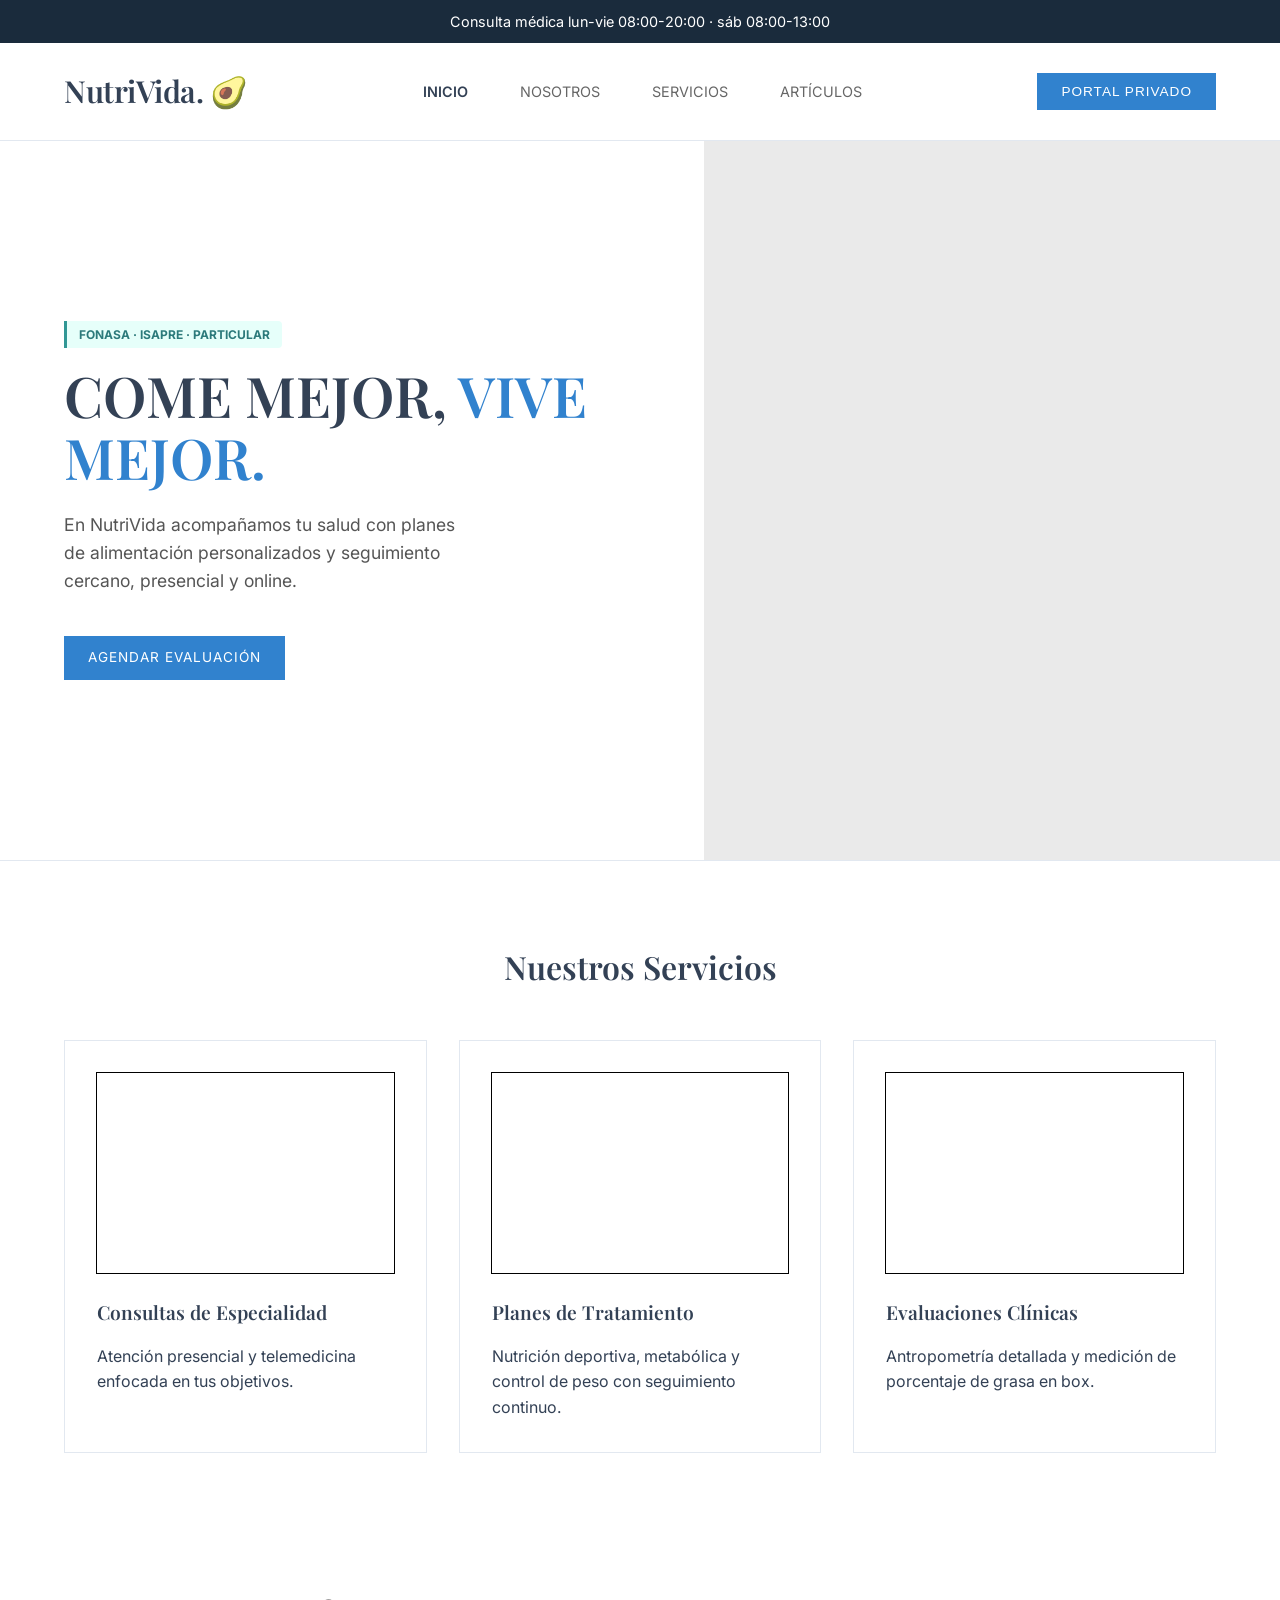
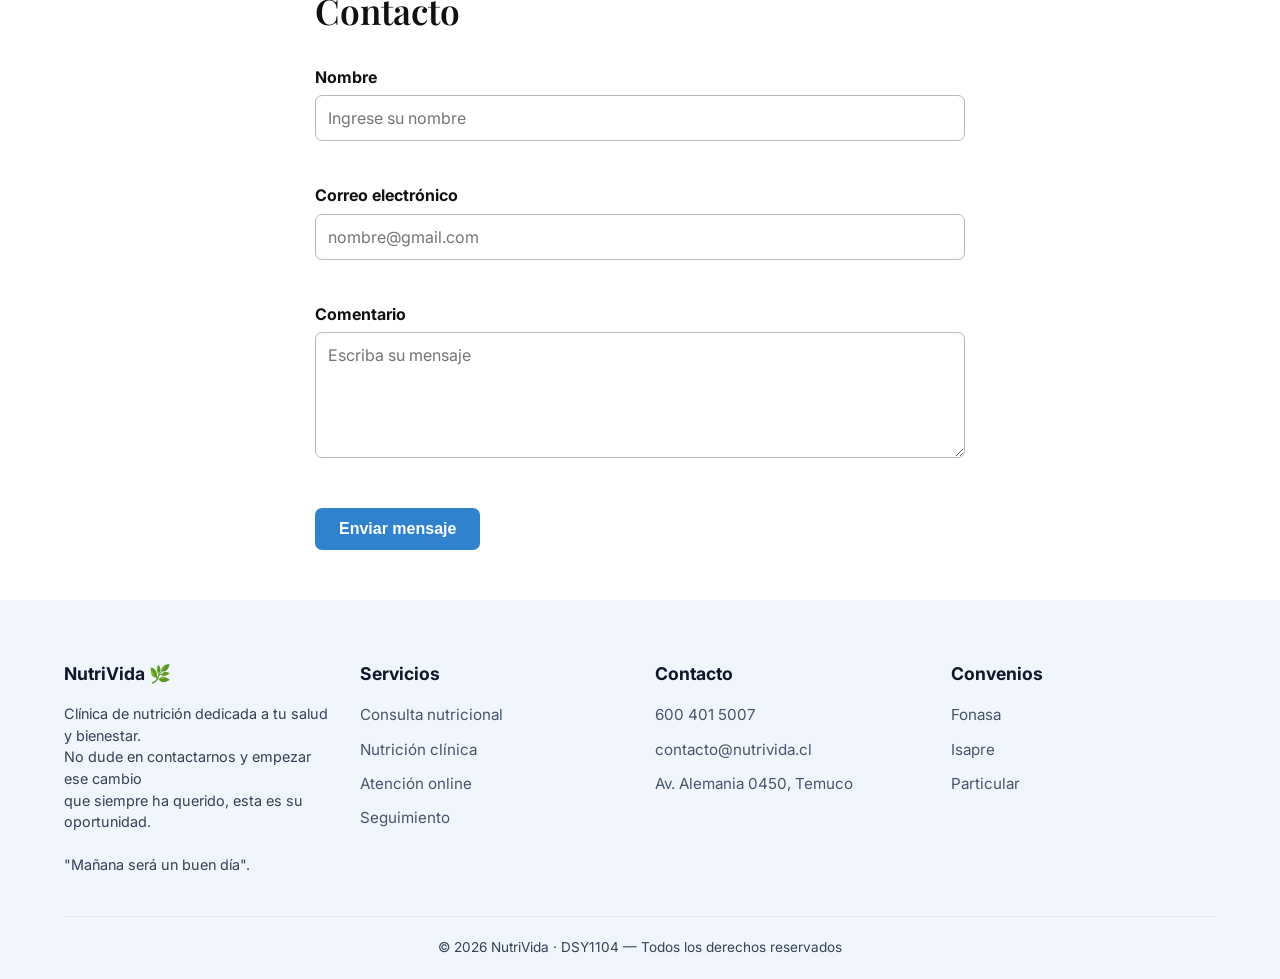
<file: index.html>
<!DOCTYPE html>
<html lang="es">
<head>
    <meta charset="UTF-8">
    <meta name="viewport" content="width=device-width, initial-scale=1.0">
    <title>NutriVida Digital | Clínica Nutricional</title>

    <link rel="stylesheet" href="assets/css/estilos.css">
    <link href="https://fonts.googleapis.com/css2?family=Inter:wght@300;400;600&family=Playfair+Display:wght@600&display=swap" rel="stylesheet">
</head>
<body>
    <div class="top-bar">
        <p>Consulta médica lun-vie 08:00-20:00 · sáb 08:00-13:00</p>
    </div>
    <header class="navbar">
        <div class="logo">NutriVida. 🥑</div>
        <nav>
            <a href="./index.html" class="active">INICIO</a>
            <a href="./nosotros.html">NOSOTROS</a>
            <a href="./participar.html">SERVICIOS</a>
            <a href="./noticias.html">ARTÍCULOS</a>
        </nav>
        <button class="btn-primary" onclick="mostrarLogin()">Portal Privado</button>
    </header>

    <section class="hero">
        <div class="hero-content">
            <span class="tag-convenios">FONASA · ISAPRE · PARTICULAR</span>
            <h1>COME MEJOR, <span class="texto-azul">VIVE MEJOR.</span></h1>
            <p>En NutriVida acompañamos tu salud con planes de alimentación personalizados y seguimiento cercano, presencial y online.</p>
            
            <a href="./participar.html" class="btn-solid">Agendar Evaluación</a>
        </div>
        
        <div class="hero-image" style="background-image: url('https://images.unsplash.com/photo-1490645935967-10de6ba17061?q=80&w=2053&auto=format&fit=crop');"></div>
    </section>

    <section class="services">
        <h2 class="section-title">Nuestros Servicios</h2>
        <div class="grid">
            <div class="card">
                <!-- Fotografía para la tarjeta -->
                <div class="card-img" style="background-image: url('https://images.unsplash.com/photo-1758691462743-f9fc9e430d39?q=80&w=1332&auto=format&fit=crop&ixlib=rb-4.1.0&ixid=M3wxMjA3fDB8MHxwaG90by1wYWdlfHx8fGVufDB8fHx8fA%3D%3D');"></div>
                <h3>Consultas de Especialidad</h3>
                <p>Atención presencial y telemedicina enfocada en tus objetivos.</p>
            </div>
            <div class="card">
                <!-- Fotografía para la tarjeta -->
                <div class="card-img" style="background-image: url('https://images.unsplash.com/photo-1556817411-31ae72fa3ea0?q=80&w=1170&auto=format&fit=crop&ixlib=rb-4.1.0&ixid=M3wxMjA3fDB8MHxwaG90by1wYWdlfHx8fGVufDB8fHx8fA%3D%3D');"></div>
                <h3>Planes de Tratamiento</h3>
                <p>Nutrición deportiva, metabólica y control de peso con seguimiento continuo.</p>
            </div>
            <div class="card">
                <!-- Fotografía para la tarjeta -->
                <div class="card-img" style="background-image: url('https://images.unsplash.com/photo-1758691461990-03b49d969495?q=80&w=1332&auto=format&fit=crop&ixlib=rb-4.1.0&ixid=M3wxMjA3fDB8MHxwaG90by1wYWdlfHx8fGVufDB8fHx8fA%3D%3D');"></div>
                <h3>Evaluaciones Clínicas</h3>
                <p>Antropometría detallada y medición de porcentaje de grasa en box.</p>
            </div>
        </div>
    </section>

    <!-- ========================================== -->
    <!-- SECCIÓN DE CONTACTO -->
    <!-- ========================================== -->
    <section class="formulario-contenedor">
        <h2 style="font-family: 'Playfair Display', serif; font-size: 2.2rem; margin-bottom: 25px; color: #111;">Contacto</h2>
        
        <form id="form-contacto" novalidate>
            <div class="campo">
                <label for="nombre-contacto">Nombre</label>
                <input type="text" id="nombre-contacto" maxlength="100" placeholder="Ingrese su nombre">
                <small id="error-nombre-contacto" class="error"></small>
            </div>

            <div class="campo">
                <label for="correo-contacto">Correo electrónico</label>
                <input type="email" id="correo-contacto" maxlength="100" placeholder="nombre@gmail.com">
                <small id="error-correo-contacto" class="error"></small>
            </div>

            <div class="campo">
                <label for="comentario-contacto">Comentario</label>
                <textarea id="comentario-contacto" maxlength="500" rows="5" placeholder="Escriba su mensaje"></textarea>
                <small id="error-comentario-contacto" class="error"></small>
            </div>

            <button type="submit" style="background-color: #3182ce; color: white; border: none; padding: 12px 24px; border-radius: 7px; font-weight: bold; cursor: pointer; font-size: 1rem;">Enviar mensaje</button>
            <p id="mensaje-contacto" class="mensaje"></p>
        </form>
    </section>


    <!-- Modal de Inicio de Sesión -->
<div id="modal-login" style="display:none; position:fixed; top:0; left:0; width:100%; height:100%; background:rgba(0,0,0,0.6); z-index: 1000; justify-content:center; align-items:center;">
    <div style="background:#fff; padding:2.5rem; border-radius:8px; width:350px; text-align: center;">
        <h2 style="font-family: 'Playfair Display', serif; margin-bottom: 1.5rem;">INICIO DE SESIÓN</h2>
        
        <input type="email" id="correo-login" placeholder="nombre@correo.cl" style="width:100%; margin-bottom:15px; padding:10px; border:1px solid #ccc;">
        
        <input type="password" id="pass-login" placeholder="Contraseña" style="width:100%; margin-bottom:20px; padding:10px; border:1px solid #ccc;">
        
        <button onclick="validarUsuario()" style="width:100%; padding:10px; background:#2C7A7B; color:white; border:none; cursor:pointer; margin-bottom:10px; font-weight: bold;">INGRESAR</button>
        <button onclick="cerrarLogin()" style="width:100%; padding:10px; background:transparent; border:1px solid #ccc; cursor:pointer;">CANCELAR</button>
    </div>
</div>

    <footer class="footer">
        <div class="footer-grid">
            <!-- Columna 1 -->
            <div class="footer-col">
                <div class="logo-container">
                    <div class="texto-logo">
                        <h4><span class="marca">NutriVida 🌿</span></h4>
                    </div>
                </div>
                <p style="margin-top: 15px; font-size: 0.9rem; line-height: 1.5;">
        Clínica de nutrición dedicada a tu salud y bienestar.<br>
        No dude en contactarnos y empezar ese cambio <br>que siempre ha querido, esta es su oportunidad.<br><br>
        "Mañana será un buen día".
    </p>
            </div>
            
            <!-- Columna 2 -->
            <div class="footer-col">
                <h4>Servicios</h4>
                <ul>
                    <li><a href="#">Consulta nutricional</a></li>
                    <li><a href="#">Nutrición clínica</a></li>
                    <li><a href="#">Atención online</a></li>
                    <li><a href="#">Seguimiento</a></li>
                </ul>
            </div>
            
            <!-- Columna 3 -->
            <div class="footer-col">
                <h4>Contacto</h4>
                <ul>
                    <li>600 401 5007</li>
                    <li>contacto@nutrivida.cl</li>
                    <li>Av. Alemania 0450, Temuco</li>
                </ul>
            </div>
            
            <!-- Columna 4 -->
            <div class="footer-col">
                <h4>Convenios</h4>
                <ul>
                    <li>Fonasa</li>
                    <li>Isapre</li>
                    <li>Particular</li>
                </ul>
            </div>
        </div>
        
        <div class="footer-bottom">
            <p>© 2026 NutriVida · DSY1104 — Todos los derechos reservados</p>
        </div>
    </footer>

    <!-- Aquí conectamos el JavaScript -->
    <script src="assets/js/app.js"></script>

</body>
</html>
</file>
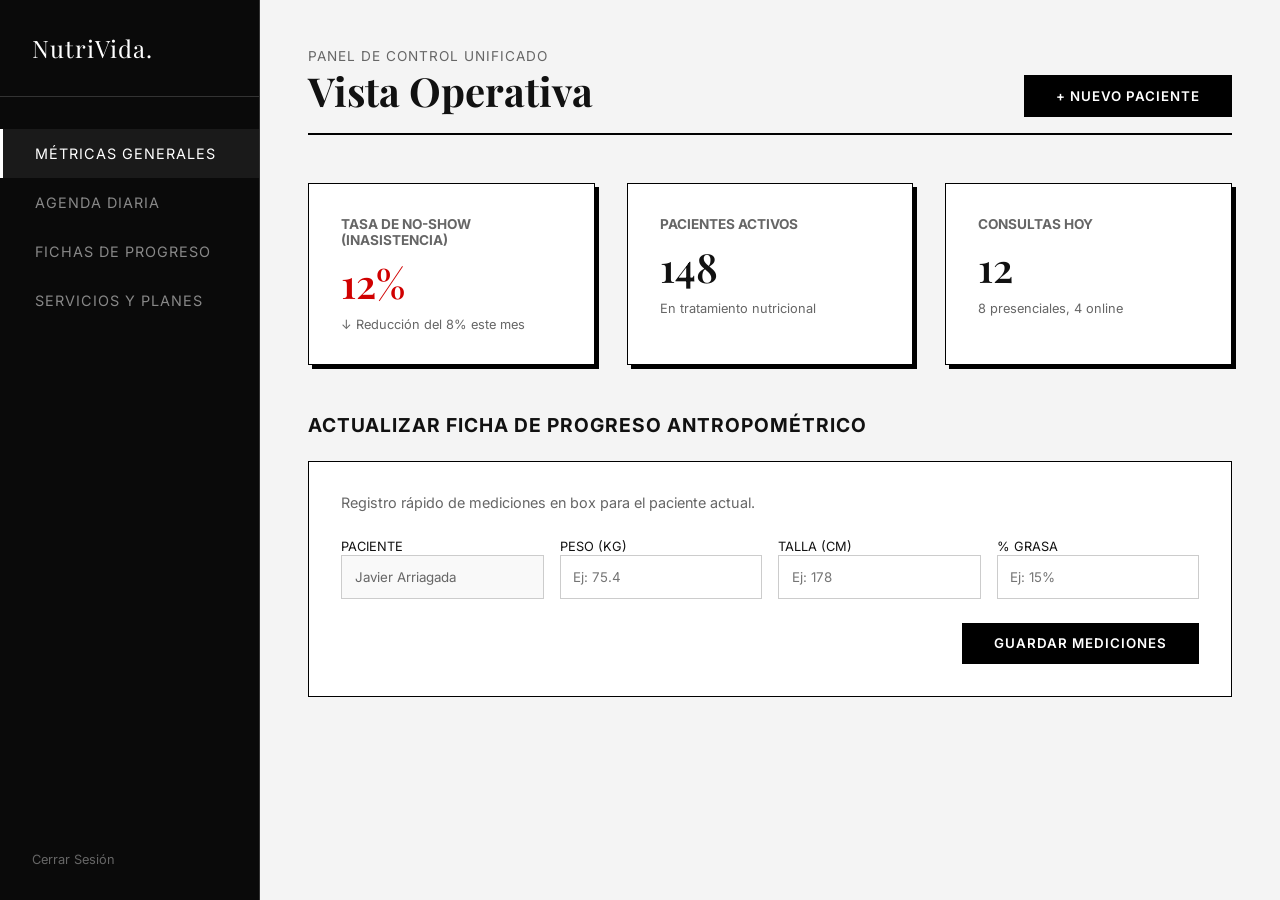
<file: admin.html>
<!DOCTYPE html>
<html lang="es">
<head>
    <meta charset="UTF-8">
    <meta name="viewport" content="width=device-width, initial-scale=1.0">
    <title>Panel de Administración | NutriVida</title>
    <link href="https://fonts.googleapis.com/css2?family=Inter:wght@300;400;600&family=Playfair+Display:wght@600&display=swap" rel="stylesheet">
    <style>
        /* Estilos Boxy y Monocromáticos para el Dashboard */
        :root {
            --dark-bg: #0a0a0a;
            --dark-surface: #1a1a1a;
            --text-light: #ffffff;
            --text-muted: #888888;
            --border-dark: #333333;
        }

        * { margin: 0; padding: 0; box-sizing: border-box; font-family: 'Inter', sans-serif; }
        
        body { display: flex; height: 100vh; background-color: #f4f4f4; color: #111; }

        /* Barra lateral oscura y elegante */
        .sidebar {
            width: 260px;
            background-color: var(--dark-bg);
            color: var(--text-light);
            display: flex;
            flex-direction: column;
            border-right: 1px solid var(--border-dark);
        }

        .sidebar-header {
            padding: 2rem;
            font-family: 'Playfair Display', serif;
            font-size: 1.5rem;
            border-bottom: 1px solid var(--border-dark);
            letter-spacing: 1px;
        }

        .nav-links {
            display: flex;
            flex-direction: column;
            flex: 1;
            padding: 2rem 0;
        }

        .nav-links a {
            color: var(--text-muted);
            text-decoration: none;
            padding: 1rem 2rem;
            font-size: 0.9rem;
            text-transform: uppercase;
            letter-spacing: 1px;
            border-left: 3px solid transparent;
            transition: 0.2s;
        }

        .nav-links a:hover, .nav-links a.active {
            color: var(--text-light);
            background-color: var(--dark-surface);
            border-left: 3px solid var(--text-light);
        }

        /* Contenido principal */
        .main-content {
            flex: 1;
            padding: 3rem;
            overflow-y: auto;
        }

        .dashboard-header {
            display: flex;
            justify-content: space-between;
            align-items: flex-end;
            margin-bottom: 3rem;
            border-bottom: 2px solid #000;
            padding-bottom: 1rem;
        }

        .dashboard-header h1 {
            font-family: 'Playfair Display', serif;
            font-size: 2.5rem;
        }

        /* Tarjetas de Métricas (Requisito Admin) */
        .metrics-grid {
            display: grid;
            grid-template-columns: repeat(3, 1fr);
            gap: 2rem;
            margin-bottom: 3rem;
        }

        .metric-card {
            background: #fff;
            padding: 2rem;
            border: 1px solid #000; /* Borde Boxy */
            box-shadow: 4px 4px 0px #000; /* Sombra sólida estilo brutalista/boxy */
        }

        .metric-card h3 {
            font-size: 0.85rem;
            text-transform: uppercase;
            color: #666;
            margin-bottom: 0.5rem;
        }

        .metric-card .value {
            font-size: 2.5rem;
            font-weight: 600;
            font-family: 'Playfair Display', serif;
        }

        /* Formularios y Tablas (Requisito Nutricionista) */
        .section-title {
            font-size: 1.2rem;
            text-transform: uppercase;
            margin-bottom: 1.5rem;
            letter-spacing: 1px;
        }

        .data-panel {
            background: #fff;
            border: 1px solid #000;
            padding: 2rem;
        }

        .form-row {
            display: grid;
            grid-template-columns: repeat(4, 1fr);
            gap: 1rem;
            margin-bottom: 1.5rem;
        }

        input {
            width: 100%;
            padding: 0.8rem;
            border: 1px solid #ccc;
            outline: none;
            font-family: 'Inter', sans-serif;
            border-radius: 0; /* Estilos cuadrados */
        }

        input:focus {
            border-color: #000;
        }

        .btn-black {
            background-color: #000;
            color: #fff;
            border: none;
            padding: 0.8rem 2rem;
            text-transform: uppercase;
            font-weight: 600;
            cursor: pointer;
            letter-spacing: 1px;
        }

        .btn-black:hover {
            background-color: #333;
        }
    </style>
</head>
<body>

    <aside class="sidebar">
        <div class="sidebar-header">NutriVida.</div>
        <nav class="nav-links">
            <a href="./admin.html" class="active">Métricas Generales</a>
            <a href="./agenda.html">Agenda Diaria</a>
            <a href="./fichas.html">Fichas de Progreso</a>
            <a href="#">Servicios y Planes</a>
        </nav>
        <div style="padding: 2rem;">
            <a href="./login.html" style="color: #666; text-decoration: none; font-size: 0.8rem;">Cerrar Sesión</a>
        </div>
    </aside>

    <main class="main-content">
        <header class="dashboard-header">
            <div>
                <p style="text-transform: uppercase; font-size: 0.85rem; letter-spacing: 1px; color: #666;">Panel de Control unificado</p>
                <h1>Vista Operativa</h1>
            </div>
            <button class="btn-black">+ Nuevo Paciente</button>
        </header>

        <!-- Módulo: Métricas de Gestión (Requisito ERS 1.2 Portal Administrador) -->
        <section class="metrics-grid">
            <div class="metric-card">
                <h3>Tasa de No-Show (Inasistencia)</h3>
                <div class="value" style="color: #d00000;">12%</div>
                <p style="font-size: 0.8rem; color: #666; margin-top: 0.5rem;">↓ Reducción del 8% este mes</p>
            </div>
            <div class="metric-card">
                <h3>Pacientes Activos</h3>
                <div class="value">148</div>
                <p style="font-size: 0.8rem; color: #666; margin-top: 0.5rem;">En tratamiento nutricional</p>
            </div>
            <div class="metric-card">
                <h3>Consultas Hoy</h3>
                <div class="value">12</div>
                <p style="font-size: 0.8rem; color: #666; margin-top: 0.5rem;">8 presenciales, 4 online</p>
            </div>
        </section>

        <!-- Módulo: Ficha de Progreso Digital (Requisito ERS 1.2 Portal Nutricionista) -->
        <h2 class="section-title">Actualizar Ficha de Progreso Antropométrico</h2>
        <section class="data-panel">
            <p style="color: #666; margin-bottom: 1.5rem; font-size: 0.9rem;">Registro rápido de mediciones en box para el paciente actual.</p>
            
            <div class="form-row">
                <div>
                    <label style="font-size: 0.8rem; text-transform: uppercase;">Paciente</label>
                    <input type="text" value="Javier Arriagada" readonly style="background: #f9f9f9; color: #666;">
                </div>
                <div>
                    <label style="font-size: 0.8rem; text-transform: uppercase;">Peso (kg)</label>
                    <input type="number" placeholder="Ej: 75.4">
                </div>
                <div>
                    <label style="font-size: 0.8rem; text-transform: uppercase;">Talla (cm)</label>
                    <input type="number" placeholder="Ej: 178">
                </div>
                <div>
                    <label style="font-size: 0.8rem; text-transform: uppercase;">% Grasa</label>
                    <input type="number" placeholder="Ej: 15%">
                </div>
            </div>
            
            <div style="display: flex; justify-content: flex-end; margin-top: 1rem;">
                <button class="btn-black">Guardar Mediciones</button>
            </div>
        </section>
    </main>

</body>
</html>
</file>
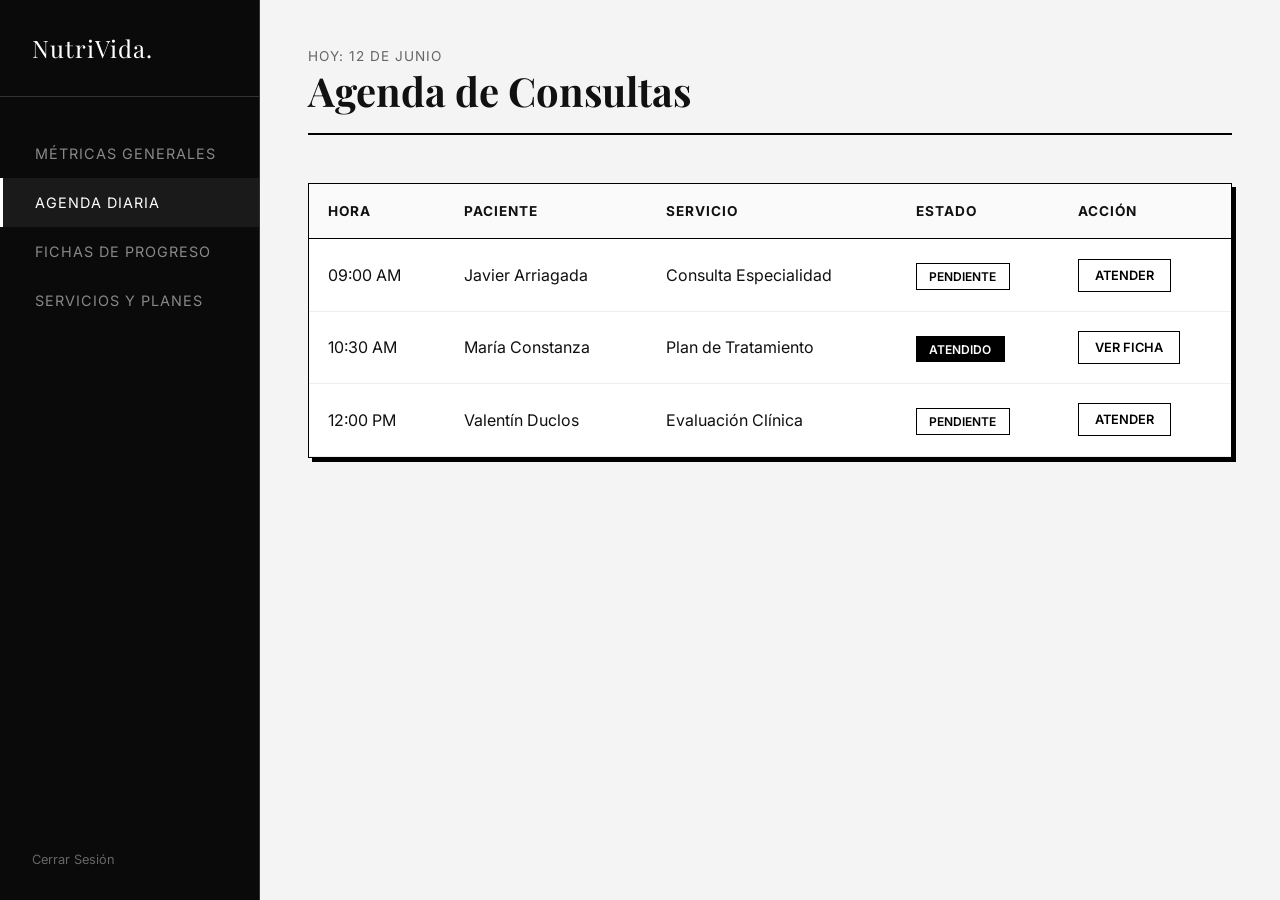
<file: agenda.html>
<!DOCTYPE html>
<html lang="es">
<head>
    <meta charset="UTF-8">
    <meta name="viewport" content="width=device-width, initial-scale=1.0">
    <title>Agenda Diaria | NutriVida</title>
    <link href="https://fonts.googleapis.com/css2?family=Inter:wght@300;400;600&family=Playfair+Display:wght@600&display=swap" rel="stylesheet">
    <style>
        :root { --dark-bg: #0a0a0a; --dark-surface: #1a1a1a; --text-light: #ffffff; --text-muted: #888888; --border-dark: #333333; }
        * { margin: 0; padding: 0; box-sizing: border-box; font-family: 'Inter', sans-serif; }
        body { display: flex; height: 100vh; background-color: #f4f4f4; color: #111; }
        
        /* Sidebar */
        .sidebar { width: 260px; background-color: var(--dark-bg); color: var(--text-light); display: flex; flex-direction: column; border-right: 1px solid var(--border-dark); }
        .sidebar-header { padding: 2rem; font-family: 'Playfair Display', serif; font-size: 1.5rem; border-bottom: 1px solid var(--border-dark); letter-spacing: 1px; }
        .nav-links { display: flex; flex-direction: column; flex: 1; padding: 2rem 0; }
        .nav-links a { color: var(--text-muted); text-decoration: none; padding: 1rem 2rem; font-size: 0.9rem; text-transform: uppercase; letter-spacing: 1px; border-left: 3px solid transparent; transition: 0.2s; }
        .nav-links a:hover, .nav-links a.active { color: var(--text-light); background-color: var(--dark-surface); border-left: 3px solid var(--text-light); }
        
        /* Main Content */
        .main-content { flex: 1; padding: 3rem; overflow-y: auto; }
        .dashboard-header { display: flex; justify-content: space-between; align-items: flex-end; margin-bottom: 3rem; border-bottom: 2px solid #000; padding-bottom: 1rem; }
        .dashboard-header h1 { font-family: 'Playfair Display', serif; font-size: 2.5rem; }
        
        /* Tablas Boxy */
        .data-panel { background: #fff; border: 1px solid #000; padding: 0; box-shadow: 4px 4px 0px #000; }
        table { width: 100%; border-collapse: collapse; }
        th, td { padding: 1.2rem; text-align: left; border-bottom: 1px solid #eee; }
        th { background-color: #fafafa; font-size: 0.85rem; text-transform: uppercase; letter-spacing: 1px; border-bottom: 1px solid #000; }
        
        .status { padding: 0.3rem 0.8rem; font-size: 0.75rem; font-weight: 600; text-transform: uppercase; border: 1px solid #000; }
        .status.pending { background-color: #fff; color: #000; }
        .status.completed { background-color: #000; color: #fff; }
        
        .btn-outline { border: 1px solid #000; background: transparent; padding: 0.5rem 1rem; cursor: pointer; font-size: 0.8rem; text-transform: uppercase; font-weight: 600; }
        .btn-outline:hover { background: #000; color: #fff; }
    </style>
</head>
<body>

    <aside class="sidebar">
        <div class="sidebar-header">NutriVida.</div>
        <nav class="nav-links">
            <a href="./admin.html">Métricas Generales</a>
            <a href="./agenda.html" class="active">Agenda Diaria</a>
            <a href="./fichas.html">Fichas de Progreso</a>
            <a href="#">Servicios y Planes</a>
        </nav>
        <div style="padding: 2rem;">
            <a href="./login.html" style="color: #666; text-decoration: none; font-size: 0.8rem;">Cerrar Sesión</a>
        </div>
    </aside>

    <main class="main-content">
        <header class="dashboard-header">
            <div>
                <p style="text-transform: uppercase; font-size: 0.85rem; letter-spacing: 1px; color: #666;">Hoy: 12 de Junio</p>
                <h1>Agenda de Consultas</h1>
            </div>
        </header>

        <section class="data-panel">
            <table>
                <thead>
                    <tr>
                        <th>Hora</th>
                        <th>Paciente</th>
                        <th>Servicio</th>
                        <th>Estado</th>
                        <th>Acción</th>
                    </tr>
                </thead>
                <tbody>
                    <tr>
                        <td>09:00 AM</td>
                        <td>Javier Arriagada</td>
                        <td>Consulta Especialidad</td>
                        <td><span class="status pending">Pendiente</span></td>
                        <td><button class="btn-outline">Atender</button></td>
                    </tr>
                    <tr>
                        <td>10:30 AM</td>
                        <td>María Constanza</td>
                        <td>Plan de Tratamiento</td>
                        <td><span class="status completed">Atendido</span></td>
                        <td><button class="btn-outline">Ver Ficha</button></td>
                    </tr>
                    <tr>
                        <td>12:00 PM</td>
                        <td>Valentín Duclos</td>
                        <td>Evaluación Clínica</td>
                        <td><span class="status pending">Pendiente</span></td>
                        <td><button class="btn-outline">Atender</button></td>
                    </tr>
                </tbody>
            </table>
        </section>
    </main>

</body>
</html>
</file>
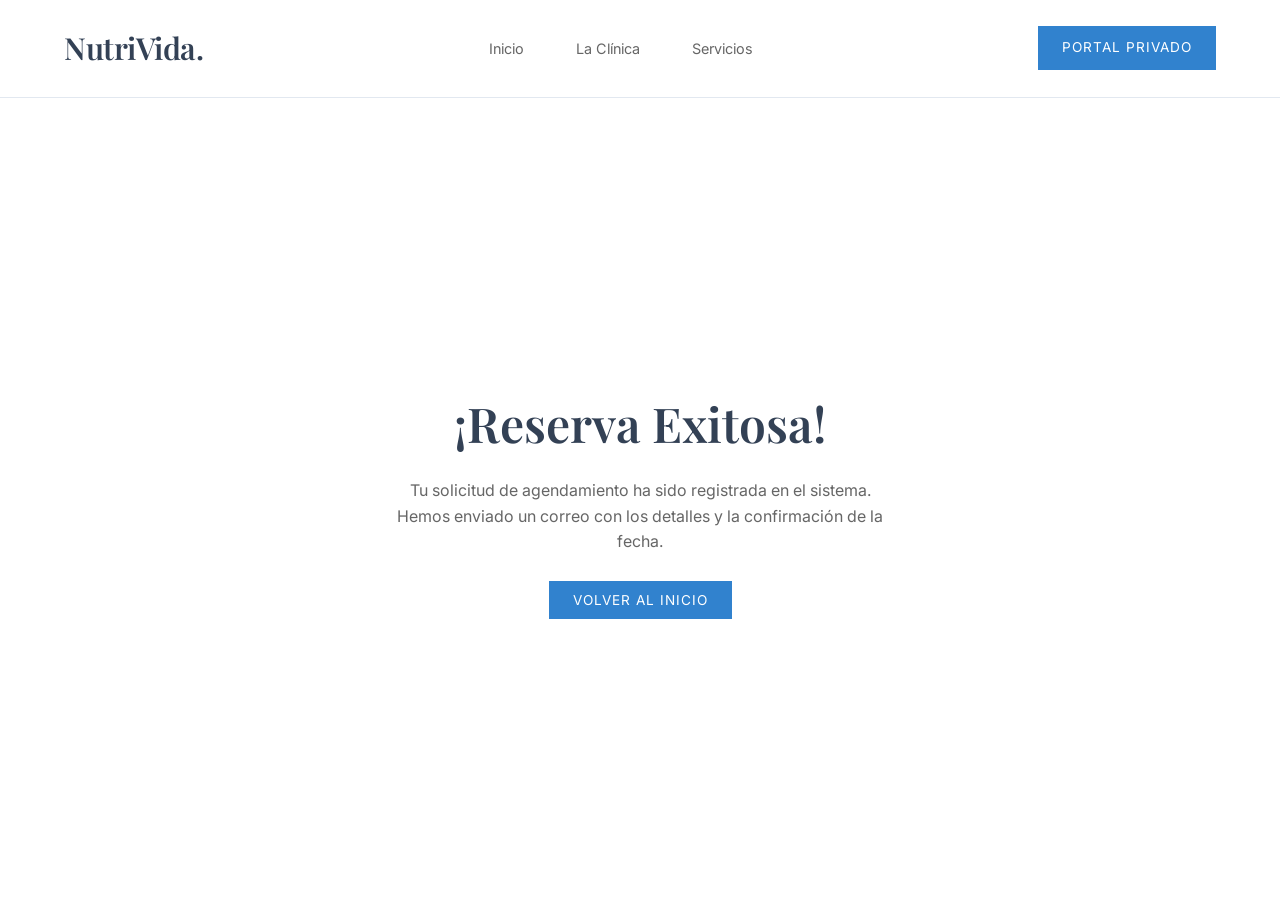
<file: confirmacion.html>
<!DOCTYPE html>
<html lang="es">
<head>
    <meta charset="UTF-8">
    <meta name="viewport" content="width=device-width, initial-scale=1.0">
    <title>Reserva Confirmada | NutriVida</title>
    <link rel="stylesheet" href="assets/css/estilos.css">
    <link href="https://fonts.googleapis.com/css2?family=Inter:wght@300;400;600&family=Playfair+Display:wght@600&display=swap" rel="stylesheet">
</head>
<body style="display: flex; flex-direction: column; min-height: 100vh;">
    <header class="navbar">
        <div class="logo">NutriVida.</div>
        <nav>
            <a href="index.html">Inicio</a>
            <a href="nosotros.html">La Clínica</a>
            <a href="participar.html">Servicios</a>
        </nav>
        <a href="agenda.html" class="btn-primary">Portal Privado</a>
    </header>

    <main style="flex: 1; display: flex; justify-content: center; align-items: center; text-align: center; padding: 2rem;">
        <div>
            <h1 style="font-size: 3rem; margin-bottom: 1rem;">¡Reserva Exitosa!</h1>
            <p style="color: #666; margin-bottom: 2rem; max-width: 500px; margin-left: auto; margin-right: auto;">
                Tu solicitud de agendamiento ha sido registrada en el sistema. Hemos enviado un correo con los detalles y la confirmación de la fecha.
            </p>
            <a href="index.html" class="btn-solid">Volver al Inicio</a>
        </div>
    </main>
</body>
</html>
</file>
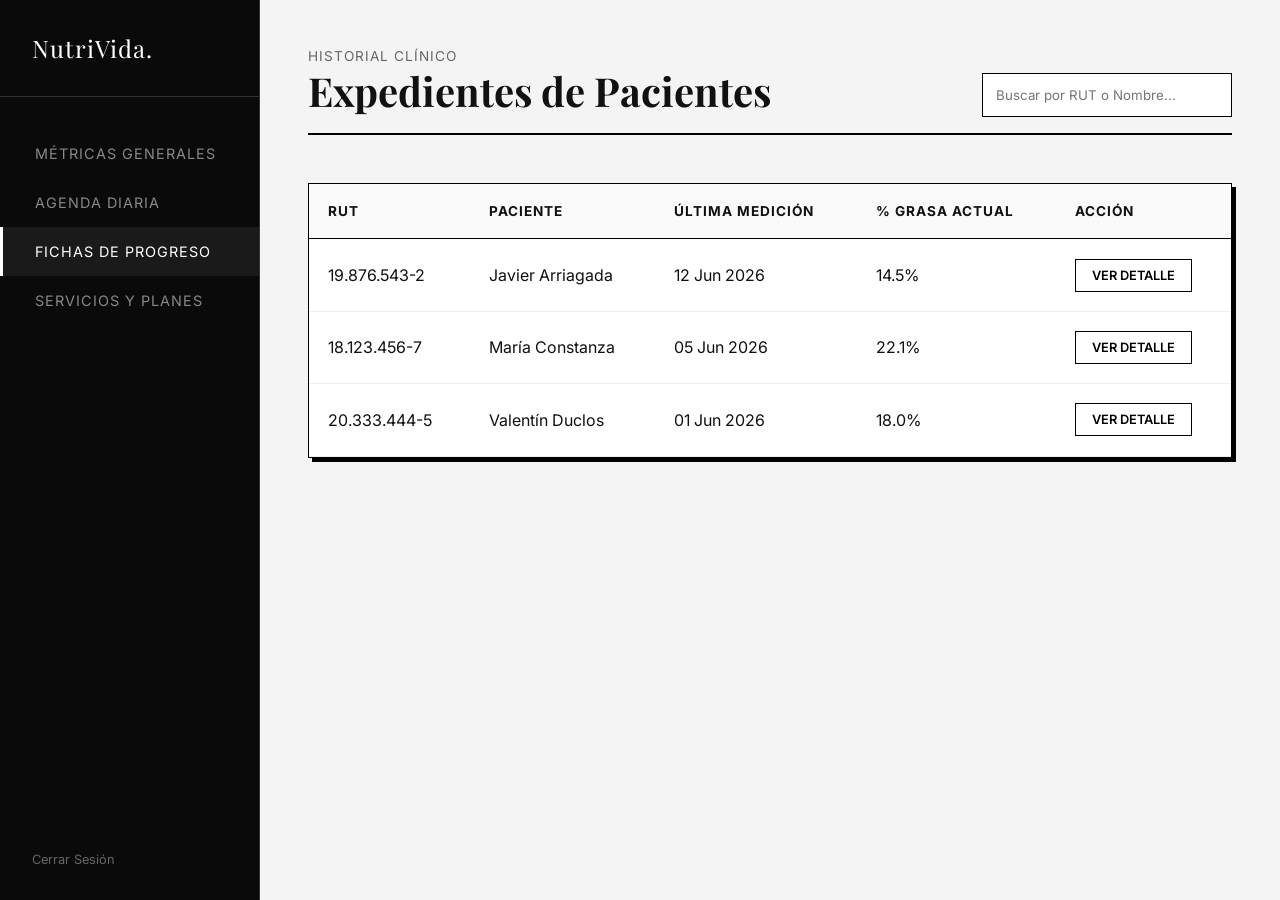
<file: fichas.html>
<!DOCTYPE html>
<html lang="es">
<head>
    <meta charset="UTF-8">
    <meta name="viewport" content="width=device-width, initial-scale=1.0">
    <title>Fichas de Progreso | NutriVida</title>
    <link href="https://fonts.googleapis.com/css2?family=Inter:wght@300;400;600&family=Playfair+Display:wght@600&display=swap" rel="stylesheet">
    <!-- Reutilizamos los mismos estilos que pusimos en el admin.html -->
    <style>
        :root { --dark-bg: #0a0a0a; --dark-surface: #1a1a1a; --text-light: #ffffff; --text-muted: #888888; --border-dark: #333333; }
        * { margin: 0; padding: 0; box-sizing: border-box; font-family: 'Inter', sans-serif; }
        body { display: flex; height: 100vh; background-color: #f4f4f4; color: #111; }
        
        /* Sidebar */
        .sidebar { width: 260px; background-color: var(--dark-bg); color: var(--text-light); display: flex; flex-direction: column; border-right: 1px solid var(--border-dark); }
        .sidebar-header { padding: 2rem; font-family: 'Playfair Display', serif; font-size: 1.5rem; border-bottom: 1px solid var(--border-dark); letter-spacing: 1px; }
        .nav-links { display: flex; flex-direction: column; flex: 1; padding: 2rem 0; }
        .nav-links a { color: var(--text-muted); text-decoration: none; padding: 1rem 2rem; font-size: 0.9rem; text-transform: uppercase; letter-spacing: 1px; border-left: 3px solid transparent; transition: 0.2s; }
        .nav-links a:hover, .nav-links a.active { color: var(--text-light); background-color: var(--dark-surface); border-left: 3px solid var(--text-light); }
        
        /* Main Content */
        .main-content { flex: 1; padding: 3rem; overflow-y: auto; }
        .dashboard-header { display: flex; justify-content: space-between; align-items: flex-end; margin-bottom: 3rem; border-bottom: 2px solid #000; padding-bottom: 1rem; }
        .dashboard-header h1 { font-family: 'Playfair Display', serif; font-size: 2.5rem; }
        
        /* Tablas Boxy */
        .data-panel { background: #fff; border: 1px solid #000; padding: 0; box-shadow: 4px 4px 0px #000; }
        table { width: 100%; border-collapse: collapse; }
        th, td { padding: 1.2rem; text-align: left; border-bottom: 1px solid #eee; }
        th { background-color: #fafafa; font-size: 0.85rem; text-transform: uppercase; letter-spacing: 1px; border-bottom: 1px solid #000; }
        .btn-outline { border: 1px solid #000; background: transparent; padding: 0.5rem 1rem; cursor: pointer; font-size: 0.8rem; text-transform: uppercase; font-weight: 600; }
        .btn-outline:hover { background: #000; color: #fff; }
    </style>
</head>
<body>

    <aside class="sidebar">
        <div class="sidebar-header">NutriVida.</div>
        <nav class="nav-links">
            <a href="./admin.html">Métricas Generales</a>
            <a href="./agenda.html">Agenda Diaria</a>
            <a href="./fichas.html" class="active">Fichas de Progreso</a>
            <a href="#">Servicios y Planes</a>
        </nav>
        <div style="padding: 2rem;">
            <a href="./login.html" style="color: #666; text-decoration: none; font-size: 0.8rem;">Cerrar Sesión</a>
        </div>
    </aside>

    <main class="main-content">
        <header class="dashboard-header">
            <div>
                <p style="text-transform: uppercase; font-size: 0.85rem; letter-spacing: 1px; color: #666;">Historial Clínico</p>
                <h1>Expedientes de Pacientes</h1>
            </div>
            <div>
                <input type="text" placeholder="Buscar por RUT o Nombre..." style="padding: 0.8rem; border: 1px solid #000; outline: none; width: 250px;">
            </div>
        </header>

        <section class="data-panel">
            <table>
                <thead>
                    <tr>
                        <th>RUT</th>
                        <th>Paciente</th>
                        <th>Última Medición</th>
                        <th>% Grasa Actual</th>
                        <th>Acción</th>
                    </tr>
                </thead>
                <tbody>
                    <tr>
                        <td>19.876.543-2</td>
                        <td>Javier Arriagada</td>
                        <td>12 Jun 2026</td>
                        <td>14.5%</td>
                        <td><button class="btn-outline">Ver Detalle</button></td>
                    </tr>
                    <tr>
                        <td>18.123.456-7</td>
                        <td>María Constanza</td>
                        <td>05 Jun 2026</td>
                        <td>22.1%</td>
                        <td><button class="btn-outline">Ver Detalle</button></td>
                    </tr>
                    <tr>
                        <td>20.333.444-5</td>
                        <td>Valentín Duclos</td>
                        <td>01 Jun 2026</td>
                        <td>18.0%</td>
                        <td><button class="btn-outline">Ver Detalle</button></td>
                    </tr>
                </tbody>
            </table>
        </section>
    </main>

</body>
</html>
</file>
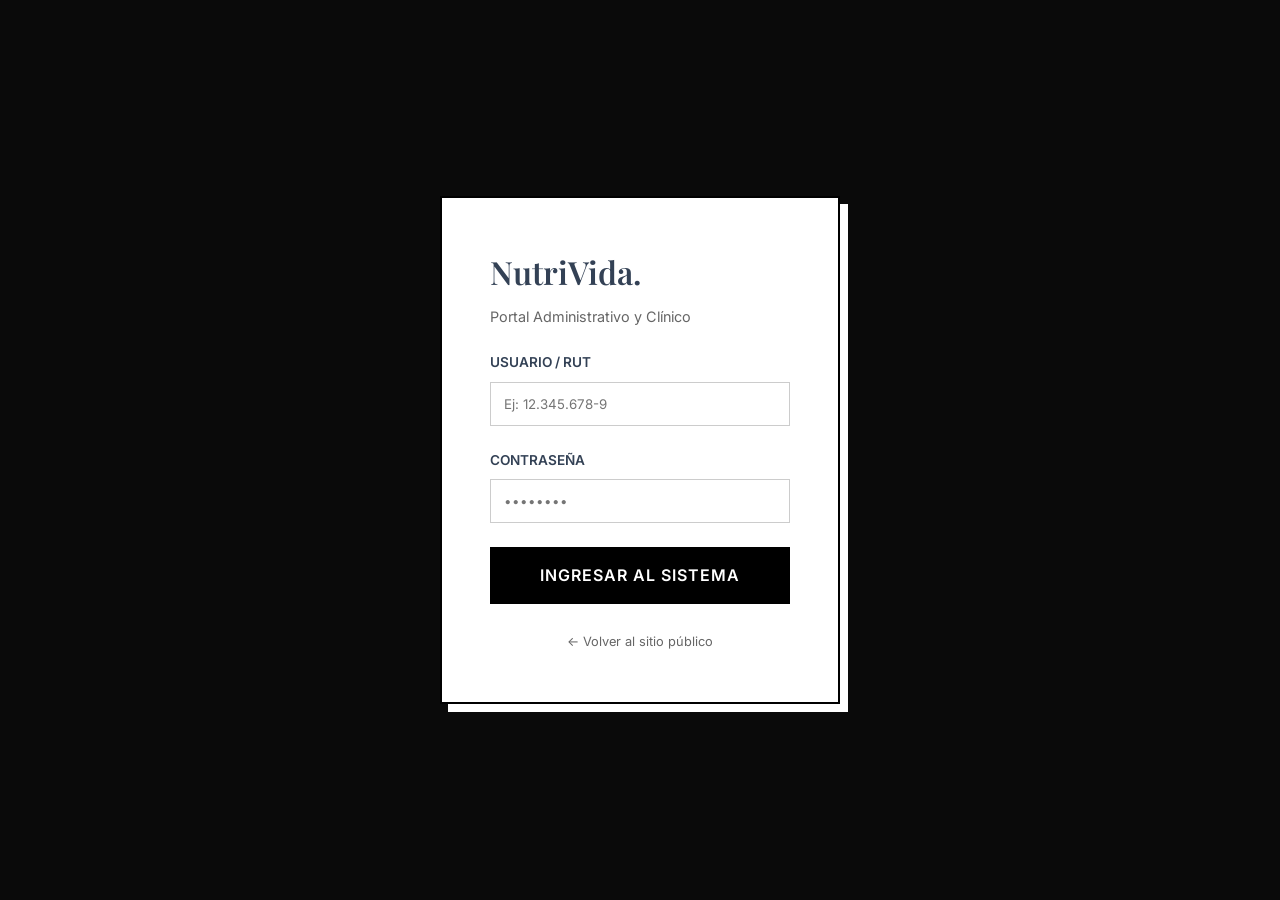
<file: login.html>
<!DOCTYPE html>
<html lang="es">
<head>
    <meta charset="UTF-8">
    <meta name="viewport" content="width=device-width, initial-scale=1.0">
    <title>Acceso Restringido | NutriVida</title>
    <link href="https://fonts.googleapis.com/css2?family=Inter:wght@300;400;600&family=Playfair+Display:wght@600&display=swap" rel="stylesheet">
    <link rel="stylesheet" href="assets/css/estilos.css">
    <style>
        body {
            display: flex;
            justify-content: center;
            align-items: center;
            height: 100vh;
            background-color: #0a0a0a; /* Fondo oscuro premium */
            font-family: 'Inter', sans-serif;
        }
        .login-box {
            background-color: #ffffff;
            padding: 3rem;
            width: 100%;
            max-width: 400px;
            border: 2px solid #000;
            box-shadow: 8px 8px 0px #ffffff; /* Sombra sólida invertida */
        }
        .login-box h1 {
            font-family: 'Playfair Display', serif;
            font-size: 2rem;
            margin-bottom: 0.5rem;
        }
        .form-group {
            margin-bottom: 1.5rem;
            margin-top: 1.5rem;
        }
        .form-group label {
            display: block;
            font-size: 0.85rem;
            text-transform: uppercase;
            font-weight: 600;
            margin-bottom: 0.5rem;
        }
        .form-group input {
            width: 100%;
            padding: 0.8rem;
            border: 1px solid #ccc;
            outline: none;
            border-radius: 0;
            font-family: 'Inter', sans-serif;
        }
        .form-group input:focus {
            border-color: #000;
            border-width: 2px;
        }
        .btn-full {
            display: block;
            width: 100%;
            background-color: #000;
            color: #fff;
            text-align: center;
            padding: 1rem;
            text-decoration: none;
            text-transform: uppercase;
            font-weight: 600;
            letter-spacing: 1px;
            border: none;
            cursor: pointer;
            transition: background 0.3s;
        }
        .btn-full:hover {
            background-color: #333;
        }
    </style>
</head>
<body>

    <div class="login-box">
        <h1>NutriVida.</h1>
        <p style="color: #666; font-size: 0.9rem;">Portal Administrativo y Clínico</p>

        <div class="form-group">
            <label>Usuario / RUT</label>
            <input type="text" placeholder="Ej: 12.345.678-9">
        </div>
        <div class="form-group">
            <label>Contraseña</label>
            <input type="password" placeholder="••••••••">
        </div>

        <!-- Este botón simula el inicio de sesión exitoso y te lleva al panel -->
        <a href="./admin.html" class="btn-full">Ingresar al Sistema</a>
        
        <div style="text-align: center; margin-top: 1.5rem;">
            <a href="./index.html" style="color: #666; font-size: 0.8rem; text-decoration: none;">← Volver al sitio público</a>
        </div>
    </div>

</body>
</html>
</file>
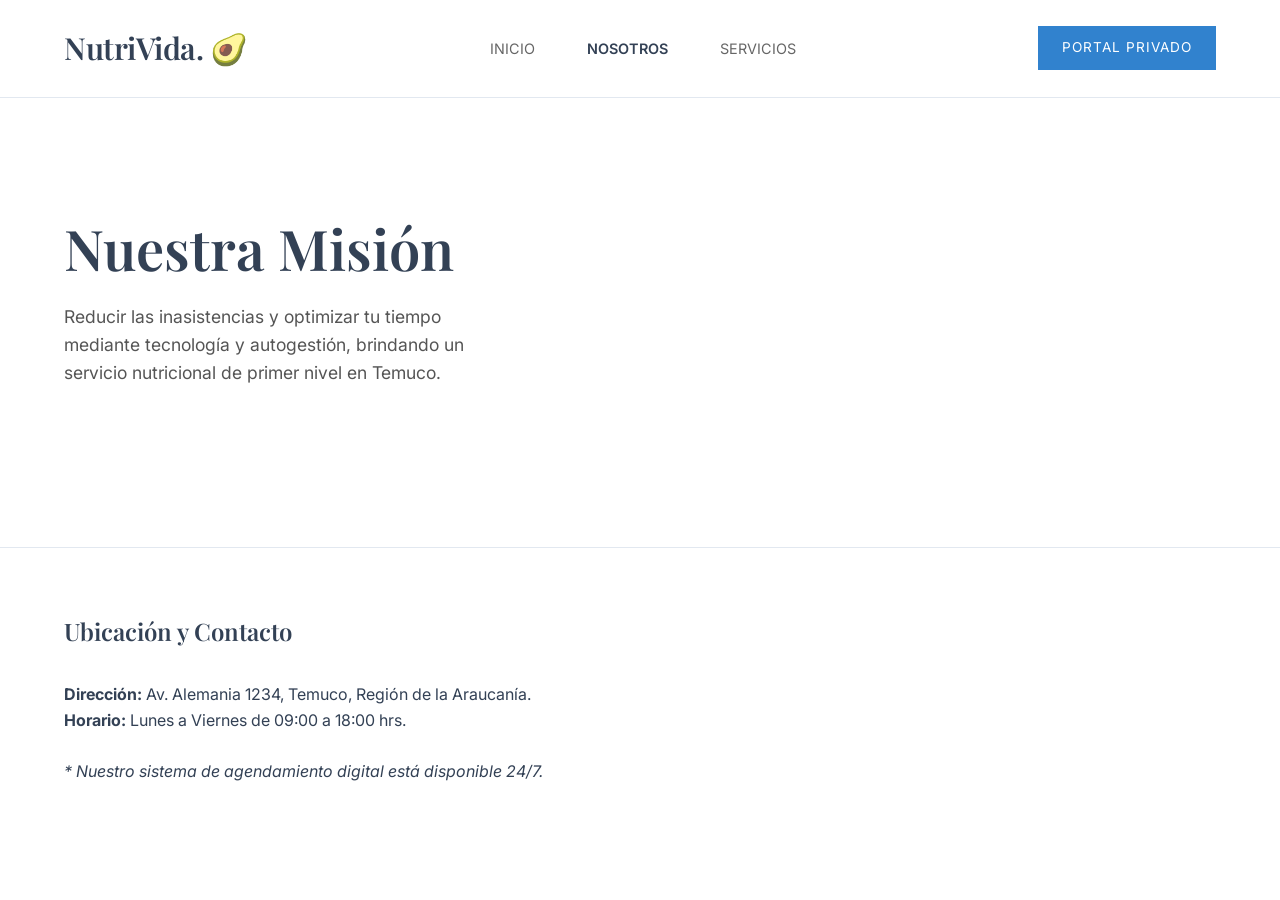
<file: nosotros.html>
<!DOCTYPE html>
<html lang="es">
<head>
    <meta charset="UTF-8">
    <meta name="viewport" content="width=device-width, initial-scale=1.0">
    <title>Sobre Nosotros | NutriVida</title>
    <link rel="stylesheet" href="assets/css/estilos.css">
    <link href="https://fonts.googleapis.com/css2?family=Inter:wght@300;400;600&family=Playfair+Display:wght@600&display=swap" rel="stylesheet">
</head>
<body>
    <header class="navbar">
        <div class="logo">NutriVida. 🥑</div>
        <nav>
            <a href="index.html">INICIO</a>
            <a href="nosotros.html" class="active">NOSOTROS</a>
            <a href="participar.html">SERVICIOS</a>
        </nav>
        <a href="agenda.html" class="btn-primary">Portal Privado</a>
    </header>

    <section class="hero" style="height: 50vh;">
        <div class="hero-content">
            <h1>Nuestra Misión</h1>
            <p>Reducir las inasistencias y optimizar tu tiempo mediante tecnología y autogestión, brindando un servicio nutricional de primer nivel en Temuco.</p>
        </div>
    </section>

    <section style="padding: 4rem;">
        <h2 style="font-family: 'Playfair Display', serif; margin-bottom: 2rem;">Ubicación y Contacto</h2>
        <p><strong>Dirección:</strong> Av. Alemania 1234, Temuco, Región de la Araucanía.</p>
        <p><strong>Horario:</strong> Lunes a Viernes de 09:00 a 18:00 hrs.</p>
        <br>
        <p><em>* Nuestro sistema de agendamiento digital está disponible 24/7.</em></p>
    </section>
</body>
</html>
</file>
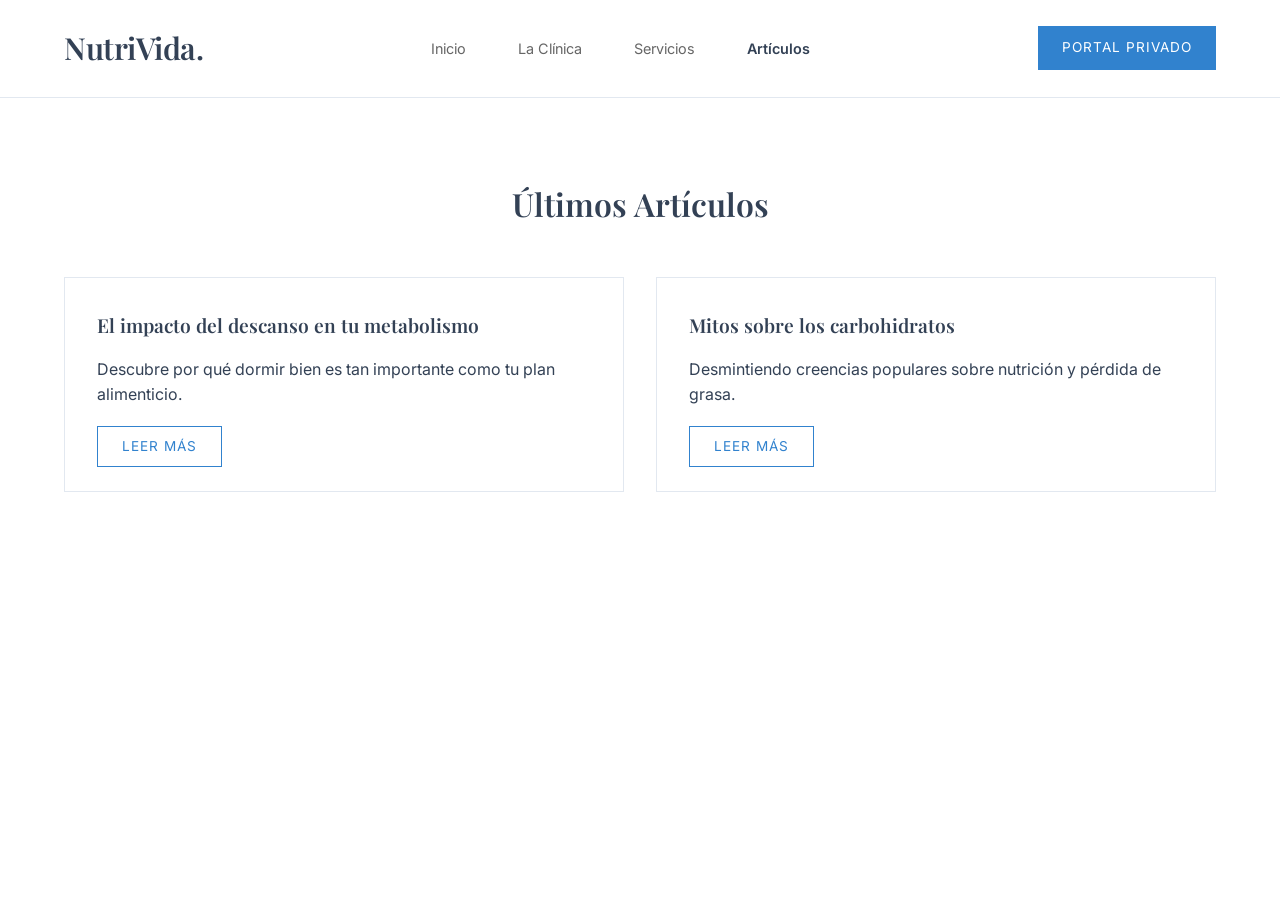
<file: noticia1.html>
<!DOCTYPE html>
<html lang="es">
<head>
    <meta charset="UTF-8">
    <meta name="viewport" content="width=device-width, initial-scale=1.0">
    <title>Artículos | NutriVida</title>
    <link rel="stylesheet" href="assets/css/estilos.css">
    <link href="https://fonts.googleapis.com/css2?family=Inter:wght@300;400;600&family=Playfair+Display:wght@600&display=swap" rel="stylesheet">
</head>
<body>
    <header class="navbar">
        <div class="logo">NutriVida.</div>
        <nav>
            <a href="index.html">Inicio</a>
            <a href="nosotros.html">La Clínica</a>
            <a href="participar.html">Servicios</a>
            <a href="noticias.html" class="active">Artículos</a>
        </nav>
        <a href="agenda.html" class="btn-primary">Portal Privado</a>
    </header>

    <section class="services">
        <h2 class="section-title">Últimos Artículos</h2>
        <div class="grid">
            <div class="card">
                <h3>El impacto del descanso en tu metabolismo</h3>
                <p>Descubre por qué dormir bien es tan importante como tu plan alimenticio.</p>
                <br>
                <a href="noticia-detalle-1.html" class="btn-action outline">Leer más</a>
            </div>
            <div class="card">
                <h3>Mitos sobre los carbohidratos</h3>
                <p>Desmintiendo creencias populares sobre nutrición y pérdida de grasa.</p>
                <br>
                <a href="noticia-detalle-2.html" class="btn-action outline">Leer más</a>
            </div>
        </div>
    </section>
</body>
</html>
</file>
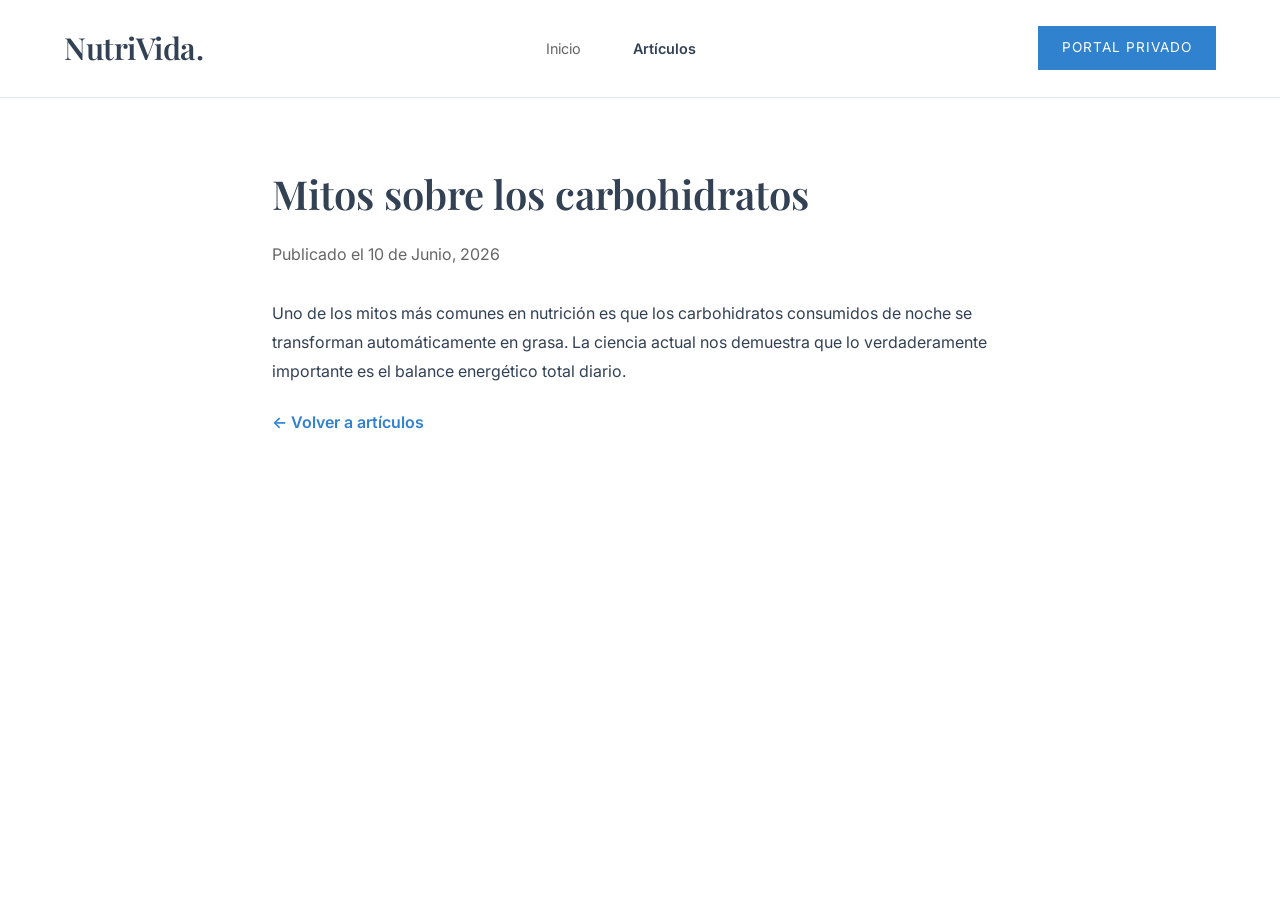
<file: noticia2.html>
<!DOCTYPE html>
<html lang="es">
<head>
    <meta charset="UTF-8">
    <meta name="viewport" content="width=device-width, initial-scale=1.0">
    <title>Artículo | NutriVida</title>
    <link rel="stylesheet" href="assets/css/estilos.css">
    <link href="https://fonts.googleapis.com/css2?family=Inter:wght@300;400;600&family=Playfair+Display:wght@600&display=swap" rel="stylesheet">
</head>
<body>
    <header class="navbar">
        <div class="logo">NutriVida.</div>
        <nav>
            <a href="index.html">Inicio</a>
            <a href="noticias.html" class="active">Artículos</a>
        </nav>
        <a href="agenda.html" class="btn-primary">Portal Privado</a>
    </header>

    <main style="max-width: 800px; margin: 4rem auto; padding: 0 2rem;">
        <h1 style="font-size: 2.5rem; margin-bottom: 1rem;">Mitos sobre los carbohidratos</h1>
        <p style="color: #666; margin-bottom: 2rem;">Publicado el 10 de Junio, 2026</p>
        <p style="line-height: 1.8; margin-bottom: 1.5rem;">
            Uno de los mitos más comunes en nutrición es que los carbohidratos consumidos de noche se transforman automáticamente en grasa. La ciencia actual nos demuestra que lo verdaderamente importante es el balance energético total diario.
        </p>
        <a href="noticias.html" style="color: var(--accent-color); font-weight: 600; text-decoration: none;">← Volver a artículos</a>
    </main>
</body>
</html>
</file>
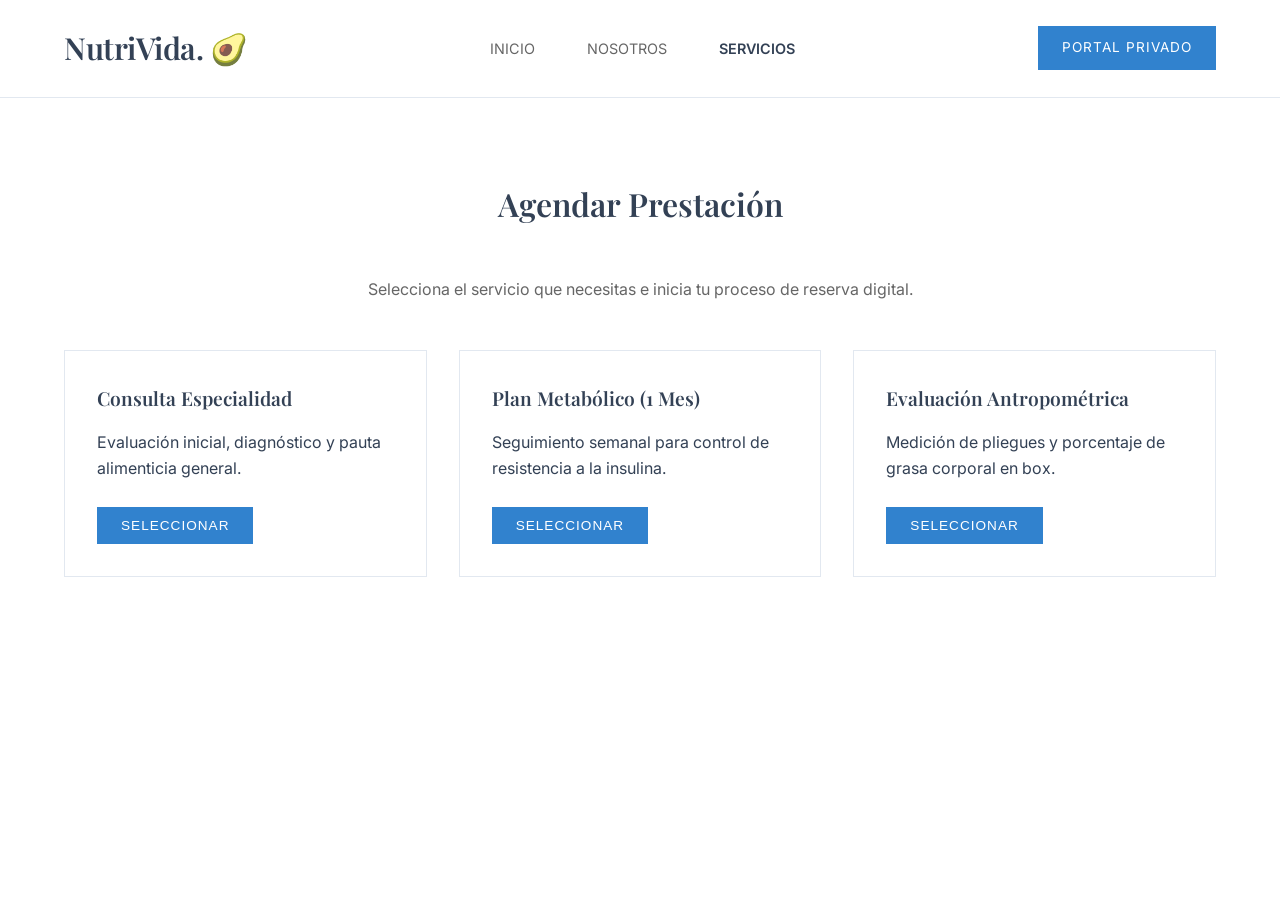
<file: participar.html>
<!DOCTYPE html>
<html lang="es">
<head>
    <meta charset="UTF-8">
    <meta name="viewport" content="width=device-width, initial-scale=1.0">
    <title>Servicios y Reservas | NutriVida</title>
    <link rel="stylesheet" href="assets/css/estilos.css">
    <link href="https://fonts.googleapis.com/css2?family=Inter:wght@300;400;600&family=Playfair+Display:wght@600&display=swap" rel="stylesheet">
</head>
<body>
    <header class="navbar">
        <div class="logo">NutriVida. 🥑</div>
        <nav>
            <a href="index.html">INICIO</a>
            <a href="nosotros.html">NOSOTROS</a>
            <a href="participar.html" class="active">SERVICIOS</a>
        </nav>
        <a href="agenda.html" class="btn-primary">Portal Privado</a>
    </header>

    <section class="services page-section">
        <h2 class="section-title">Agendar Prestación</h2>
        <p style="text-align: center; margin-bottom: 3rem; color: #666;">Selecciona el servicio que necesitas e inicia tu proceso de reserva digital.</p>
        
        <div class="grid">
            <!-- Servicio 1 -->
            <div class="card">
                <h3>Consulta Especialidad</h3>
                <p>Evaluación inicial, diagnóstico y pauta alimenticia general.</p>
                <br>
                <button class="btn-solid add-to-cart" data-servicio="Consulta Especialidad">Seleccionar</button>
            </div>
            <!-- Servicio 2 -->
            <div class="card">
                <h3>Plan Metabólico (1 Mes)</h3>
                <p>Seguimiento semanal para control de resistencia a la insulina.</p>
                <br>
                <button class="btn-solid add-to-cart" data-servicio="Plan Metabólico">Seleccionar</button>
            </div>
            <!-- Servicio 3 -->
            <div class="card">
                <h3>Evaluación Antropométrica</h3>
                <p>Medición de pliegues y porcentaje de grasa corporal en box.</p>
                <br>
                <button class="btn-solid add-to-cart" data-servicio="Evaluación Antropométrica">Seleccionar</button>
            </div>
        </div>
    </section>

    <!-- Resumen de Reserva (Simulación de carrito) -->
    <section class="booking-summary" id="resumen-reserva" style="display: none; padding: 4rem; background: #111; color: #fff;">
        <h3 style="font-family: 'Playfair Display', serif; margin-bottom: 1rem;">Tu Selección</h3>
        <p id="servicio-seleccionado">Ningún servicio seleccionado.</p>
        <br>
        <a href="confirmacion.html" class="btn-action outline" style="border-color: #fff; color: #fff;">Confirmar y Agendar</a>
    </section>

    <script src="assets/js/app.js"></script>
</body>
</file>
<file: assets/css/estilos.css>
/* Variables y Configuración Base */
:root {
    --bg-color: #FFFFFF;
    --text-color: #334155;
    --border-color: #E2E8F0;
    --accent-color: #3182CE; /* Azul "médico"*/
    --light-blue: #F0F6FB;   /* Azul claro */
}

* {
    margin: 0;
    padding: 0;
    box-sizing: border-box;
}

body {
    font-family: 'Inter', sans-serif;
    background-color: var(--bg-color);
    color: var(--text-color);
    line-height: 1.6;
}

h1, h2, h3, .logo {
    font-family: 'Playfair Display', serif;
    font-weight: 600;
}

/* Top Bar Oscura */
.top-bar {
    background-color: #1a2b3c; 
    color: #ffffff;            
    text-align: center;        
    padding: 10px 0;           
    font-size: 0.9rem;         
    width: 100%;               
}

/* Navbar */

.navbar {
    display: flex;
    justify-content: space-between;
    align-items: center;
    padding: 1.5rem 4rem;
    background-color: #fff;
    border-bottom: 1px solid var(--border-color);
}

.logo {
    font-size: 1.9rem;
    letter-spacing: -0.5px;
}

.navbar nav a {
    text-decoration: none;
    color: #666;
    margin: 0 1.5rem;
    font-size: 0.9rem;
    transition: color 0.3s ease;
}

.navbar nav a.active, .navbar nav a:hover {
    color: var(--text-color);
    font-weight: 600;
}

.btn-primary, .btn-solid, .btn-action {
    background-color: var(--accent-color);
    color: #fff;
    text-decoration: none;
    padding: 0.7rem 1.5rem;
    font-size: 0.85rem;
    border: none;
    cursor: pointer;
    text-transform: uppercase;
    letter-spacing: 1px;
    transition: background 0.3s;
}

.btn-primary:hover, .btn-solid:hover, .btn-action:hover {
    background-color: #333;
}

/* Hero Section */
/* Diseño de Fonasa/Isapre */
.tag-convenios {
    display: inline-block;
    background-color: #E6FFFA;     
    color: #2C7A7B;                 /* letras */
    padding: 4px 12px;             
    font-size: 0.75rem;
    font-weight: bold;
    margin-bottom: 1rem;            /* Espacio para separarlo del título */
    border-left: 3px solid #319795; /* La rayita de color a la izquierda */
    border-radius: 0 4px 4px 0;     /* Redondea solo las esquinas derechas */
}
.texto-azul {
    color: var(--accent-color);     /*  */
}

.hero {
    display: flex;
    height: 80vh;
    border-bottom: 1px solid var(--border-color);
}

.hero-content {
    flex: 1;
    padding: 6rem 4rem;
    display: flex;
    flex-direction: column;
    justify-content: center;
    align-items: flex-start;
}

.hero h1 {
    font-size: 3.5rem;
    line-height: 1.1;
    margin-bottom: 1.5rem;
}

.hero p {
    font-size: 1.1rem;
    color: #555;
    margin-bottom: 2.5rem;
    max-width: 400px;
}

.hero-image {
    flex: 1;
    background-color: #eaeaea;
    background-size: cover;
    background-position: center;
}

/* Services Grid */
.services {
    padding: 5rem 4rem;
    background-color: #fff;
}

.section-title {
    font-size: 2rem;
    margin-bottom: 3rem;
    text-align: center;
}

.grid {
    display: grid;
    grid-template-columns: repeat(auto-fit, minmax(300px, 1fr));
    gap: 2rem;
}

.card {
    padding: 2rem;
    border: 1px solid var(--border-color);
    background-color: var(--bg-color);
    transition: transform 0.3s;
}

.card:hover {
    transform: translateY(-5px);
    border-color: var(--accent-color);
}

.card h3 {
    margin-bottom: 1rem;
    font-size: 1.2rem;
}

/* Dashboard (Agenda) */
.dashboard-body {
    display: flex;
    height: 100vh;
    background-color: #f7f7f7;
}

.sidebar {
    width: 250px;
    background-color: #fff;
    border-right: 1px solid var(--border-color);
    padding: 2rem;
    display: flex;
    flex-direction: column;
}

.sidebar-nav {
    display: flex;
    flex-direction: column;
    margin-top: 3rem;
    flex: 1;
}

.sidebar-nav a {
    text-decoration: none;
    color: #666;
    padding: 1rem 0;
    font-size: 0.95rem;
    border-bottom: 1px solid #eee;
}

.sidebar-nav a.active {
    color: var(--accent-color);
    font-weight: 600;
    border-bottom: 1px solid var(--accent-color);
}

.logout {
    text-decoration: none;
    color: #999;
    font-size: 0.85rem;
}

.dashboard-content {
    flex: 1;
    padding: 3rem;
    overflow-y: auto;
}

.dashboard-header {
    margin-bottom: 2rem;
}

/* Table */
.table-container {
    background-color: #fff;
    border: 1px solid var(--border-color);
}

.data-table {
    width: 100%;
    border-collapse: collapse;
}

.data-table th, .data-table td {
    padding: 1.2rem;
    text-align: left;
    border-bottom: 1px solid #eee;
}

.data-table th {
    font-family: 'Playfair Display', serif;
    background-color: #fafafa;
    font-weight: 600;
}

.status {
    padding: 0.3rem 0.8rem;
    border-radius: 50px;
    font-size: 0.75rem;
    font-weight: 600;
    text-transform: uppercase;
}

.status.pending {
    background-color: #f0f0f0;
    color: #333;
}

.status.completed {
    background-color: var(--accent-color);
    color: #fff;
}

.btn-action.outline {
    background-color: transparent;
    color: var(--accent-color);
    border: 1px solid var(--accent-color);
}

.btn-action.outline:hover {
    background-color: var(--accent-color);
    color: #fff;
}

/* Estilos para las fotografías tipo instantánea en las tarjetas */
.card-img {
    height: 200px;
    background-size: cover;
    background-position: center;
    margin-bottom: 1.5rem;
    border: 6px solid #fff; /* Marco tipo polaroid */
    box-shadow: 0 0 0 1px #000; /* Borde negro exterior sutil */
    filter: grayscale(80%); /* Tono apagado y elegante */
    transition: filter 0.3s ease;
}

.card:hover .card-img {
    filter: grayscale(0%); /* La foto recupera su color al pasar el mouse */
}

/* Footer */
.footer {
    background-color: var(--light-blue); 
    color: #334155;            
    padding: 60px 4rem 20px 4rem; 
}

.footer-grid {
    display: grid;
    grid-template-columns: repeat(4, 1fr); 
    gap: 30px; 
    margin-bottom: 40px; 
}

.footer-col h4 {
    color: #0F172A;      
    margin-bottom: 15px; 
    font-size: 1.1rem;
    font-weight: bold;
}

.footer-col ul {
    list-style: none; 
}

.footer-col ul li, .footer-col ul li a {
    color: #475569;        
    text-decoration: none; 
    margin-bottom: 10px;   
    font-size: 0.95rem;
}

.footer-bottom {
    text-align: center;
    padding-top: 20px;
    border-top: 1px solid var(--border-color); 
    font-size: 0.85rem;
}



/* =====================
   FORMULARIO CONTACTO 
   =====================*/
.formulario-contenedor {
  max-width: 650px;
  margin: 50px auto;
}

.campo {
  margin-bottom: 18px;
}

.campo label {
  display: block;
  font-weight: bold;
  margin-bottom: 5px;
  color: #111;
}

.campo input,
.campo textarea {
  width: 100%;
  padding: 12px;
  border: 1px solid #bbbbbb;
  border-radius: 7px;
  font-size: 1rem;
  font-family: 'Inter', sans-serif;
}

.campo input:focus,
.campo textarea:focus {
  outline: 2px solid #3182ce; /* Azul de NutriVida */
  border-color: transparent;
}

.error {
  min-height: 20px;
  display: block;
  margin-top: 4px;
  color: #a31515; /* Error */
  font-size: 0.9rem;
}

.mensaje {
  margin-top: 15px;
  font-weight: bold;
  color: #111;
}
</file>
